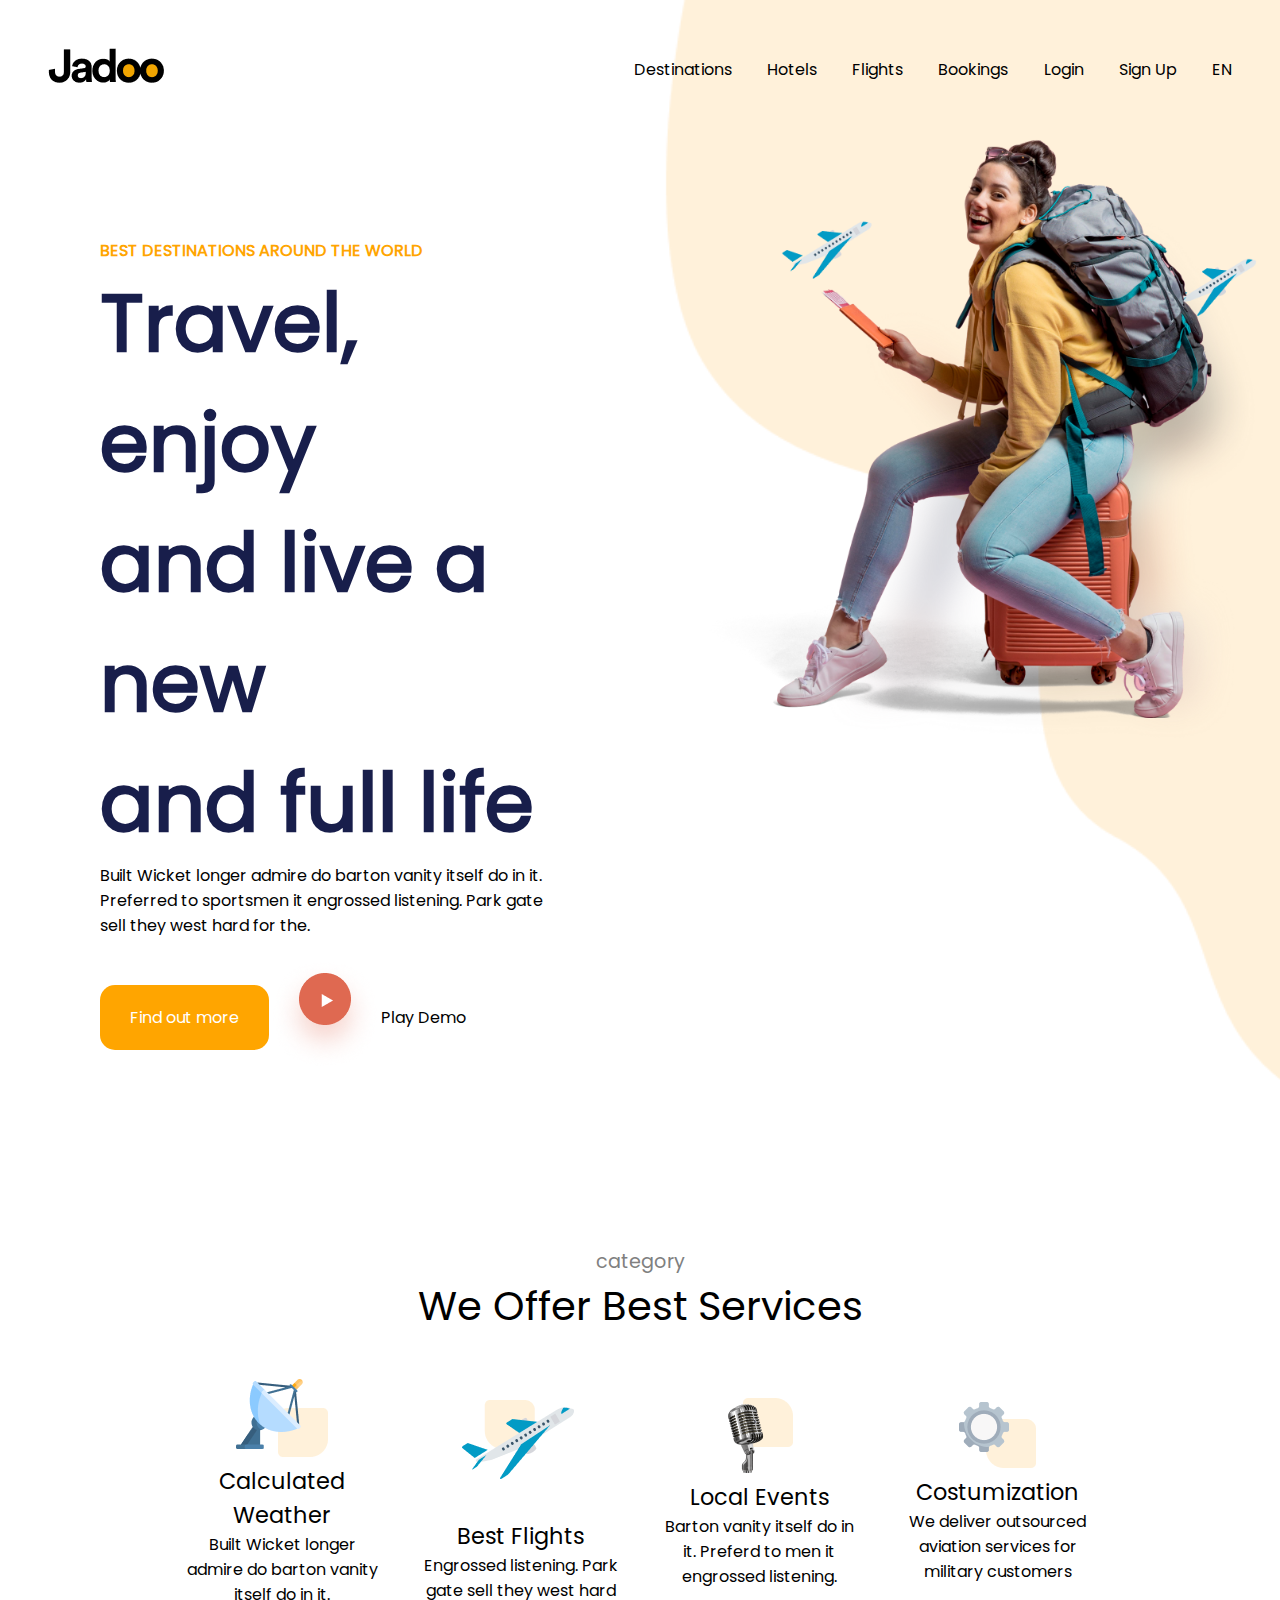
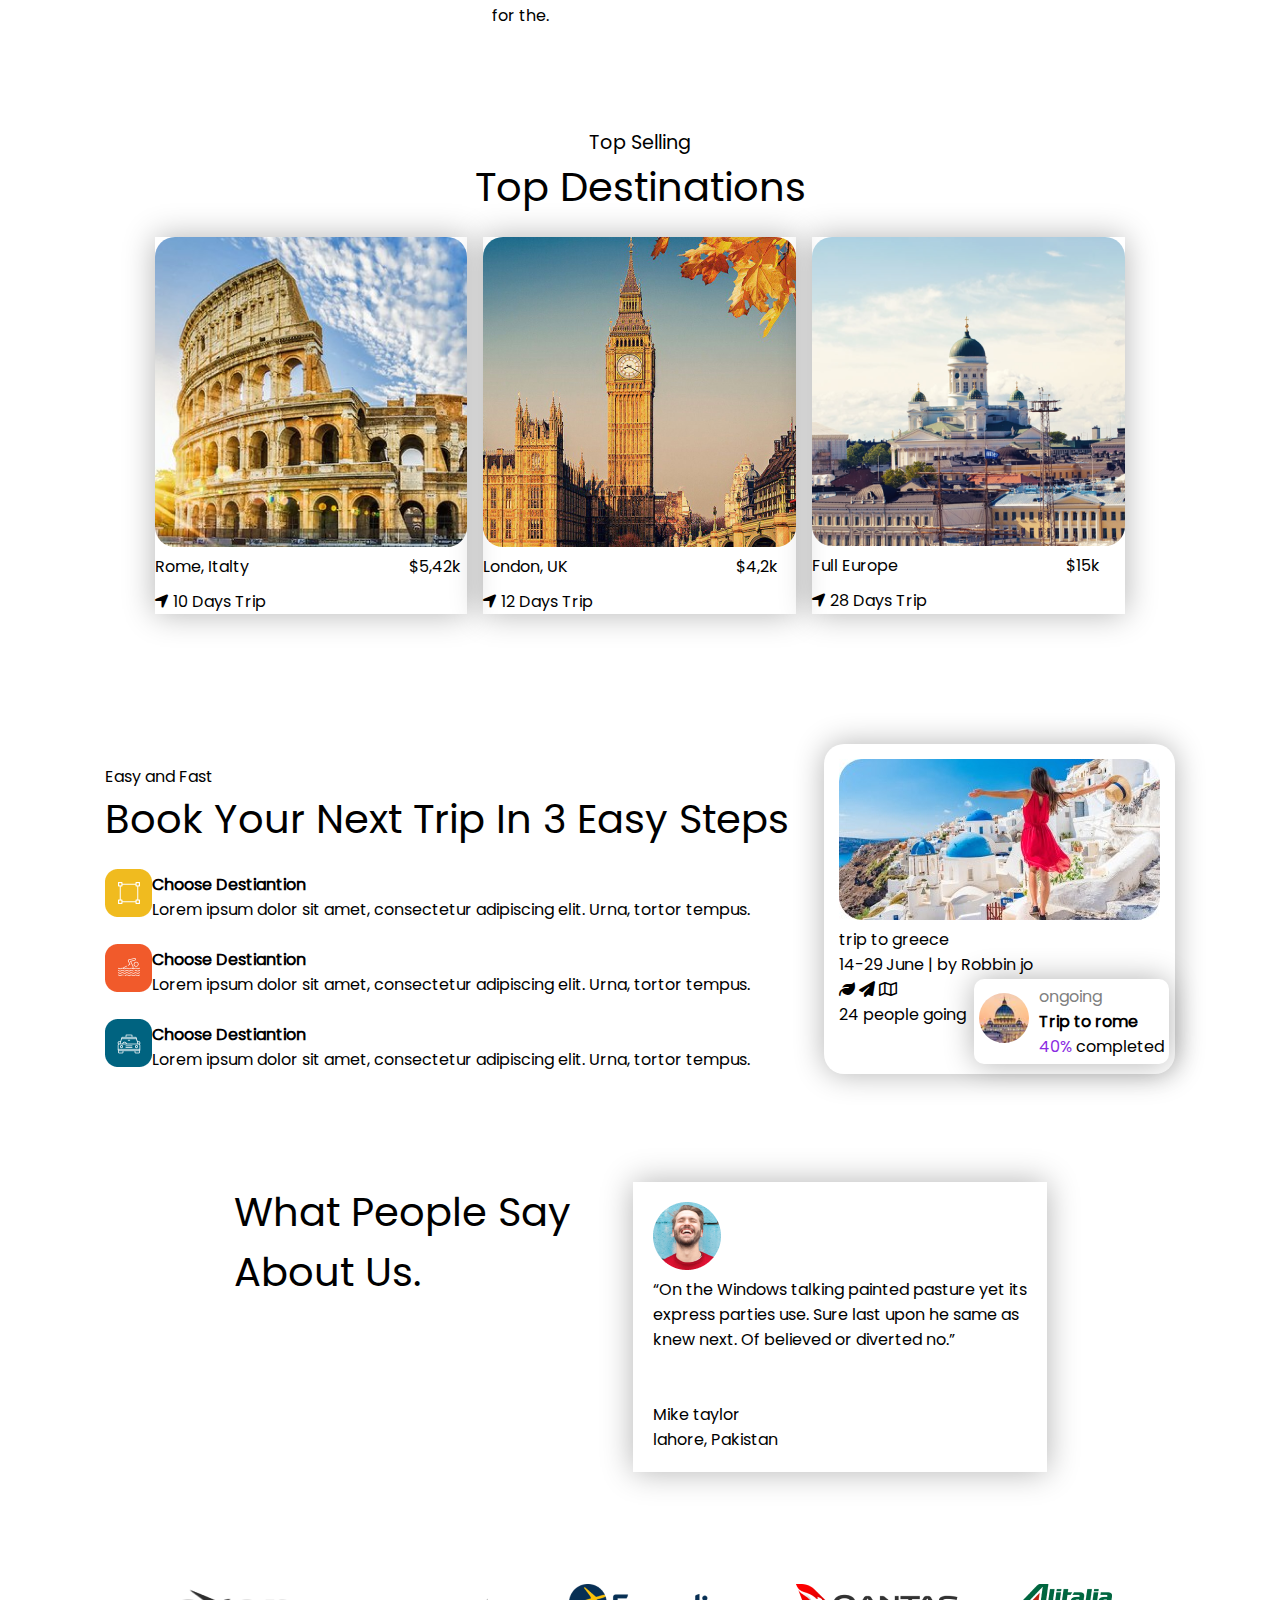
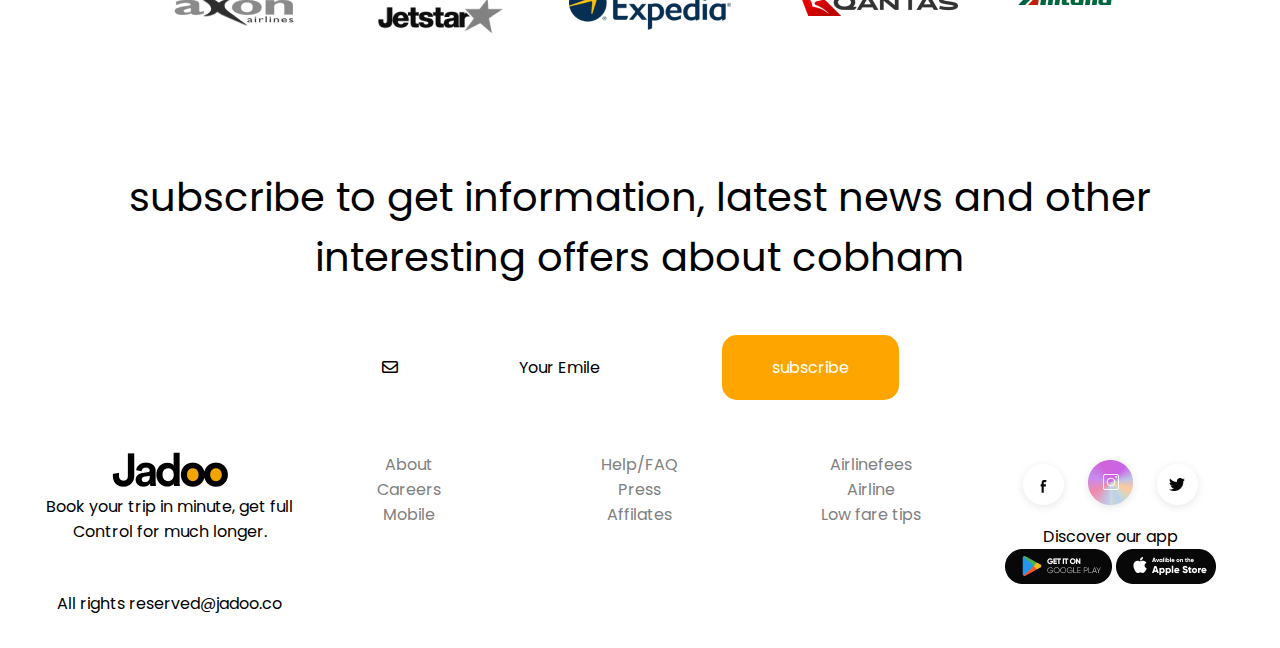
<file: index.html>
<!DOCTYPE html>
<html lang="en">
  <head>
    <meta charset="UTF-8" />
    <meta http-equiv="X-UA-Compatible" content="IE=edge" />
    <meta
      name="discription"
      content="es aris turistuli saagentos landing page"
    />
    <meta
      name="keywords"
      content="trips, tours,landing page, ტურები, მოგზაურობა,"
    />
    <meta name="viewport" content="width=device-width, initial-scale=1.0" />
    <meta name="author" content="Nika Wuladze" />
    <link rel="stylesheet" href="./css/all.min.css" />
    <link rel="stylesheet" href="./css/reset.css" />
    <link rel="stylesheet" href="./css/style.css" />
    <link rel="icon" href="./assets/images/Logo.png" type="image/x-icon" />
    <meta property="og:title" content="European Travel Destinations" />
    <meta property="og:type" content="article" />
    <meta
      property="og:image"
      content="http://euro-travel-example.com/thumbnail.jpg"
    />
    <meta
      property="og:url"
      content="http://euro-travel-example.com/index.htm"
    />
    <meta name="twitter:card" content="summary_large_image" />

    <!--  Non-Essential, But Recommended -->
    <meta
      property="og:description"
      content="Offering tour packages for individuals or groups."
    />
    <meta property="og:site_name" content="European Travel, Inc." />
    <meta name="twitter:image:alt" content="Alt text for image" />

    <!--  Non-Essential, But Required for Analytics -->
    <meta property="fb:app_id" content="your_app_id" />
    <meta name="twitter:site" content="@website-username" />
    <title>Traveling Agency</title>
  </head>
  <body>
    <header>
      <div class="header_nav">
        <div class="logo">
          <img src="./assets/images/Logo.png" alt="Logo" />
        </div>
        <nav class="navbar">
          <ul class="u_list">
            <li class="nav-item">
              <a class="nav-link" href="#">Destinations</a>
            </li>
            <li class="nav-item">
              <a class="nav-link" href="#">Hotels</a>
            </li>
            <li class="nav-item">
              <a class="nav-link" href="#">Flights</a>
            </li>
            <li class="nav-item">
              <a class="nav-link" href="#">Bookings</a>
            </li>
            <li class="nav-item">
              <a class="nav-link" href="./login.html">Login</a>
            </li>
            <li class="nav-item">
              <button type="button">Sign Up</button>
            </li>
            <li class="nav-item">
              <a class="nav-link" href="#">EN</a>
            </li>
          </ul>
          <div class="hamburger">
            <span class="bar"></span>
            <span class="bar"></span>
            <span class="bar"></span>
          </div>
        </nav>
      </div>
      <div class="hero">
        <div class="hero-text">
          <span>best destinations around the world</span>
          <h1>
            Travel, enjoy<br />
            and live a new<br />and full life
          </h1>
          <p>
            Built Wicket longer admire do barton vanity itself do in it.<br />
            Preferred to sportsmen it engrossed listening. Park gate<br />
            sell they west hard for the.
          </p>
          <div class="hero-btn">
            <button class="left-btn" type="button">Find out more</button>
            <button class="right-btn" type="button">
              <img src="./assets/images/Play_button.png" alt="play button" />
            </button>
            <p>Play Demo</p>
          </div>
        </div>
        <div class="wooman-img">
          <img src="./assets/images/wooman_image.png" alt="hero photo" />
        </div>
      </div>
    </header>
    <main>
      <!-- best-offer-section -->

      <div class="best-offer">
        <h2>category</h2>
        <h1>We Offer Best Services</h1>
      </div>
      <div class="services">
        <div class="card">
          <div class="service-img">
            <img src="./assets/images/service-1.png" alt="service-1" />
          </div>
          <h1>Calculated Weather</h1>
          <p>Built Wicket longer admire do barton vanity itself do in it.</p>
        </div>
        <div class="card">
          <div class="service-img">
            <img src="./assets/images/service-2.png" alt="service-2" />
          </div>
          <h1>Best Flights</h1>
          <p>Engrossed listening. Park gate sell they west hard for the.</p>
        </div>
        <div class="card">
          <div class="service-img">
            <img src="./assets/images/service-3.png" alt="service-3" />
          </div>
          <h1>Local Events</h1>
          <p>
            Barton vanity itself do in it. Preferd to men it engrossed
            listening.
          </p>
        </div>
        <div class="card">
          <div class="service-img">
            <img src="./assets/images/service-4.png" alt="service-4" />
          </div>
          <h1>Costumization</h1>
          <p>We deliver outsourced aviation services for military customers</p>
        </div>
      </div>

      <!-- top selling section -->

      <div class="top-destinations">
        <h2>Top Selling</h2>
        <h1>Top Destinations</h1>
      </div>
      <div class="trip">
        <div class="destination-offers">
          <div class="destination-img">
            <img src="./assets/images/Destination-1.png" alt="Destination-1" />
          </div>
          <div class="price">
            <span
              >Rome, Italty
              &nbsp;&nbsp;&nbsp;&nbsp;&nbsp;&nbsp;&nbsp;&nbsp;&nbsp;&nbsp;&nbsp;&nbsp;&nbsp;&nbsp;&nbsp;&nbsp;&nbsp;&nbsp;&nbsp;&nbsp;&nbsp;&nbsp;&nbsp;&nbsp;&nbsp;&nbsp;&nbsp;&nbsp;&nbsp;&nbsp;&nbsp;&nbsp;&nbsp;&nbsp;&nbsp;&nbsp;&nbsp;&nbsp;&nbsp;&dollar;5,42k
            </span>
          </div>
          <div class="time">
            <i class="fa-solid fa-location-arrow"></i>
            10 Days Trip
          </div>
        </div>
        <div class="destination-offers">
          <div class="destination-img">
            <img src="./assets/images/Destination-2.png" alt="Destination-2" />
          </div>
          <div class="price">
            <span
              >London, UK
              &nbsp;&nbsp;&nbsp;&nbsp;&nbsp;&nbsp;&nbsp;&nbsp;&nbsp;&nbsp;&nbsp;&nbsp;&nbsp;&nbsp;&nbsp;&nbsp;&nbsp;&nbsp;&nbsp;&nbsp;&nbsp;&nbsp;&nbsp;&nbsp;&nbsp;&nbsp;&nbsp;&nbsp;&nbsp;&nbsp;&nbsp;&nbsp;&nbsp;&nbsp;&nbsp;&nbsp;&nbsp;&nbsp;&nbsp;&nbsp;
              &dollar;4,2k
            </span>
          </div>
          <div class="time">
            <i class="fa-solid fa-location-arrow"></i>
            12 Days Trip
          </div>
        </div>
        <div class="destination-offers">
          <div class="destination-img">
            <img src="./assets/images/Destination-3.png" alt="Destination-3" />
          </div>
          <div class="price">
            <span
              >Full Europe
              &nbsp;&nbsp;&nbsp;&nbsp;&nbsp;&nbsp;&nbsp;&nbsp;&nbsp;&nbsp;&nbsp;&nbsp;&nbsp;&nbsp;&nbsp;&nbsp;&nbsp;&nbsp;&nbsp;&nbsp;&nbsp;&nbsp;&nbsp;&nbsp;&nbsp;&nbsp;&nbsp;&nbsp;&nbsp;&nbsp;&nbsp;&nbsp;&nbsp;&nbsp;&nbsp;&nbsp;&nbsp;&nbsp;&nbsp;&nbsp;
              &dollar;15k
            </span>
          </div>
          <div class="time">
            <i class="fa-solid fa-location-arrow"></i>
            28 Days Trip
          </div>
        </div>
      </div>

      <!-- Trip Booking Section -->

      <div class="booking-container">
        <div class="container-left">
          <div class="left-heading">
            <h2>Easy and Fast</h2>
            <h1>Book Your Next Trip In 3 Easy Steps</h1>
          </div>
          <div class="steps">
            <div class="step-img">
              <img src="./assets/images/value-1.png" alt="step 1" />
            </div>
            <p>
              <span>Choose Destiantion</span><br />
              Lorem ipsum dolor sit amet, consectetur adipiscing elit. Urna,
              tortor tempus.
            </p>
          </div>
          <div class="steps">
            <div class="step-img">
              <img src="./assets/images/value-2.png" alt="step 2" />
            </div>
            <p>
              <span>Choose Destiantion</span><br />
              Lorem ipsum dolor sit amet, consectetur adipiscing elit. Urna,
              tortor tempus.
            </p>
          </div>
          <div class="steps">
            <div class="step-img">
              <img src="./assets/images/value-3.png" alt="step 3" />
            </div>
            <p>
              <span>Choose Destiantion</span><br />
              Lorem ipsum dolor sit amet, consectetur adipiscing elit. Urna,
              tortor tempus.
            </p>
          </div>
        </div>
        <div class="container-right">
          <div class="greece-img">
            <img src="./assets/images/trip-in-greece.jpg" alt="greece image" />
          </div>
          <h1>trip to greece</h1>
          <p>14-29 June | by Robbin jo</p>
          <i class="fa-solid fa-leaf"></i>
          <i class="fa-sharp fa-solid fa-paper-plane"></i>
          <i class="fa-regular fa-map"></i>
          <p>24 people going</p>
          <div class="rome-div">
            <div class="rome-img">
              <img src="./assets/images/rome-photo.png" alt="Rome Photo" />
            </div>
            <div class="rome-text">
              <p>ongoing</p>
              <p>Trip to rome</p>
              <p><span>40%</span> completed</p>
            </div>
          </div>
        </div>
      </div>

      <!-- Testimonials section -->

      <div class="testimonial-container">
        <div class="testimonial-left">
          <h1>What People Say<br />About Us.</h1>
        </div>
        <div class="testimonial-right">
          <div class="testimonial-text">
            <div class="testimoial-img">
              <img
                src="./assets/images/testimonial-img.png"
                alt="testimoial-img"
              />
            </div>
            <p>
              “On the Windows talking painted pasture yet its <br />
              express parties use. Sure last upon he same as<br />
              knew next. Of believed or diverted no.”
            </p>
            <br />
            <br />
            <h2>Mike taylor</h2>
            <p>lahore, Pakistan</p>
          </div>
        </div>
      </div>

      <!-- Sponsor Logos -->

      <div class="sponsors">
        <div class="sponsor-img">
          <img src="./assets/images/Axon_logo.png" alt="Axon Logo" />
        </div>
        <div class="sponsor-img">
          <img src="./assets/images/Jetstar_logo.png" alt="Jetstar Logo" />
        </div>
        <div class="sponsor-img">
          <img src="./assets/images/Expedia_logo.png" alt="Expedia Logo" />
        </div>
        <div class="sponsor-img">
          <img src="./assets/images/Qantas_logo.png" alt="Qantas Logo" />
        </div>
        <div class="sponsor-img">
          <img src="./assets/images/alitalia-logo.png" alt="alitalia logo" />
        </div>
      </div>

      <!-- subscribe section -->

      <div class="subscribe-container">
        <div class="sub-text">
          <h1>
            subscribe to get information, latest news and other<br />interesting
            offers about cobham
          </h1>
        </div>
        <div class="sub-form">
          <form>
            <i class="fa-regular fa-envelope fa-bounce"></i>
            <input id="emileInput" type="text" placeholder="Your Emile" />
            <button class="subBtn" type="submit">subscribe</button>
          </form>
        </div>
      </div>
    </main>
    <footer>
      <!-- footer nav -->

      <div class="footer-nav">
        <div class="footer-left">
          <div class="logo">
            <img src="./assets/images/Logo.png" alt="Logo" />
          </div>
          <p>Book your trip in minute, get full Control for much longer.</p>
        </div>
        <div class="footer-middle">
          <nav class="footer-nav">
            <ul>
              <li>
                <a href="#">About</a>
              </li>
              <li>
                <a href="#">Careers</a>
              </li>
              <li>
                <a href="#">Mobile</a>
              </li>
            </ul>

            <ul>
              <li>
                <a href="#">Help/FAQ</a>
              </li>
              <li>
                <a href="#">Press</a>
              </li>
              <li>
                <a href="#">Affilates</a>
              </li>
            </ul>

            <ul>
              <li>
                <a href="#">Airlinefees</a>
              </li>
              <li>
                <a href="#">Airline</a>
              </li>
              <li>
                <a href="#">Low fare tips</a>
              </li>
            </ul>
          </nav>
        </div>
        <div class="footer-right">
          <a href="https://www.facebook.com/" target="_blank"
            ><img src="./assets/images/facebook_logo.png" alt="Facebook-logo"
          /></a>
          <a href="https://www.instagram.com/" target="_blank"
            ><img src="./assets/images/instagram_logo.png" alt="Instagram logo"
          /></a>
          <a href="https://twitter.com/" target="_blank"
            ><img src="./assets/images/twitter_logo.png" alt="Twitter logo"
          /></a>
          <p>Discover our app</p>
          <a href="https://play.google.com/store/games?pli=1" target="_blank"
            ><img src="./assets/images/Google_Play.png" alt="Play store button"
          /></a>
          <a href="https://www.apple.com/app-store/" target="_blank"
            ><img src="./assets/images/app_store.png" alt="App store logo"
          /></a>
        </div>
        <div class="footer-mail">
          <p>All rights reserved@jadoo.co</p>
        </div>
      </div>
    </footer>
    <script src="./main.js"></script>
  </body>
</html>
</file>
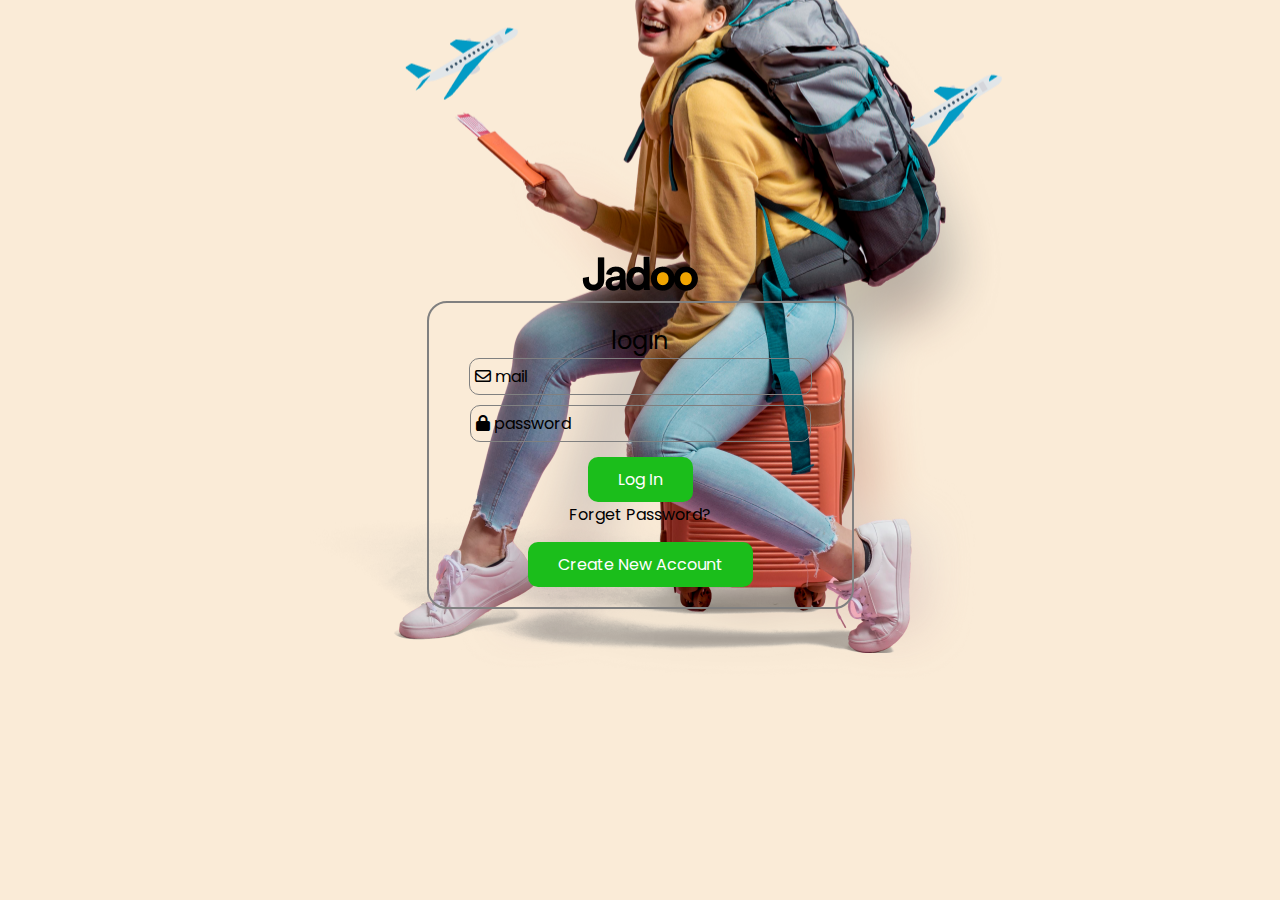
<file: login.html>
<!DOCTYPE html>
<html lang="en">
  <head>
    <meta charset="UTF-8" />
    <meta http-equiv="X-UA-Compatible" content="IE=edge" />
    <meta name="viewport" content="width=device-width, initial-scale=1.0" />
    <link rel="stylesheet" href="./css/login.css" />
    <link rel="stylesheet" href="./css/reset.css" />
    <link rel="stylesheet" href="./css/all.min.css" />
    <title>Login</title>
  </head>
  <body>
    <main>
      <div class="page-bg">
        <div class="logo">
          <img src="./assets/images/Logo.png" alt="Jadoo logo" />
        </div>
        <div class="login-container">
          <h1>login</h1>
          <form class="mail-form">
            <i class="fa-regular fa-envelope"></i>
            <input type="text" placeholder="mail" />
          </form>
          <form class="password-form">
            <i class="fa-solid fa-lock"></i>
            <input type="password" placeholder="password" />
          </form>
          <button class="Login-btn" type="submit">Log In</button>
          <a href="#">Forget Password?</a>
          <button class="create-new-acc" type="button">
            Create New Account
          </button>
        </div>
      </div>
    </main>
  </body>
</html>
</file>
<file: css/style.css>
/*
* Prefixed by https://autoprefixer.github.io
* PostCSS: v8.4.14,
* Autoprefixer: v10.4.7
* Browsers: last 4 version
*/

@font-face {
  font-family: "Poppins";
  src: url(../assets/fonts/Poppins-Regular.ttf);
}
* {
  font-family: "Poppins";
}
body {
  height: 100vh;
}
main {
  padding: 20px;
}
header {
  background-image: url(../assets/images/Decore.png);
  background-repeat: no-repeat;
  background-position: center;
  background-size: cover;
}
.hero {
  display: -webkit-box;
  display: -ms-flexbox;
  display: flex;
  -webkit-box-pack: space-evenly;
  -ms-flex-pack: space-evenly;
  justify-content: space-evenly;
}
.header_nav {
  width: 100%;
  display: -webkit-box;
  display: -ms-flexbox;
  display: flex;
  -webkit-box-align: center;
  -ms-flex-align: center;
  align-items: center;
  -webkit-box-pack: justify;
  -ms-flex-pack: justify;
  justify-content: space-between;
  padding: 3em;
  background-repeat: no-repeat;
  background-position: center;
  background-size: cover;
}
.hamburger {
  display: none;
  cursor: pointer;
}
.bar {
  display: block;
  width: 25px;
  height: 3px;
  margin: 5px auto;
  -webkit-transition: all 0.3s ease-in-out;
  -o-transition: all 0.3s ease-in-out;
  transition: all 0.3s ease-in-out;
  background-color: black;
}
@media only screen and (max-width: 768px) {
  .hamburger {
    display: block;
  }
  .hamburger.active .bar:nth-child(2) {
    opacity: 0;
  }
  .hamburger.active .bar:nth-child(1) {
    -webkit-transform: translateY(8px) rotate(45deg);
    -ms-transform: translateY(8px) rotate(45deg);
    transform: translateY(8px) rotate(45deg);
  }
  .hamburger.active .bar:nth-child(3) {
    -webkit-transform: translateY(-8px) rotate(-45deg);
    -ms-transform: translateY(-8px) rotate(-45deg);
    transform: translateY(-8px) rotate(-45deg);
  }
  .u_list {
    position: fixed;
    left: -100%;
    top: 70px;
    gap: 0;
    -webkit-box-orient: vertical;
    -webkit-box-direction: normal;
    -ms-flex-direction: column;
    flex-direction: column;
    background-color: white;
    width: 100%;
    text-align: center;
    -webkit-transition: 0.3s;
    -o-transition: 0.3s;
    transition: 0.3s;
  }
  .nav-item {
    margin: 16px 0;
  }
  .u_list.active {
    left: 0;
  }
}

.hero-text {
  min-width: 300px;
  padding: 100px;
}
.hero .left-btn {
  background-color: orange;
  color: white;
  padding: 20px 30px;
  border-radius: 15px;
  cursor: pointer;
}
.hero .right-btn {
  cursor: pointer;
}
.hero-btn {
  display: -webkit-box;
  display: -ms-flexbox;
  display: flex;
  -webkit-box-align: center;
  -ms-flex-align: center;
  align-items: center;
  margin-top: 20px;
}
.hero-text .left-btn:hover {
  background-color: white;
  color: orange;
  border: 2px solid orange;
}

.hero span {
  color: orange;
  text-transform: uppercase;
  font-weight: 900;
}
.hero h1 {
  font-size: 5rem;
  font-weight: 700;
  color: #181e4b;
}
.u_list {
  display: -webkit-box;
  display: -ms-flexbox;
  display: flex;
  gap: 2.2em;
}
.u_list li:hover {
  color: blue;
}
.best-offer {
  text-align: center;
  margin-top: 50px;
}
.best-offer h2 {
  font-size: 1.2rem;
  color: gray;
}
.best-offer h1 {
  font-size: 2.5rem;
}
.services {
  display: -webkit-box;
  display: -ms-flexbox;
  display: flex;
  -webkit-box-pack: center;
  -ms-flex-pack: center;
  justify-content: center;
  -webkit-box-align: center;
  -ms-flex-align: center;
  align-items: center;
  gap: 2.4em;
  margin-top: 1.4em;
}

.card {
  display: -webkit-box;
  display: -ms-flexbox;
  display: flex;
  -webkit-box-orient: vertical;
  -webkit-box-direction: normal;
  -ms-flex-direction: column;
  flex-direction: column;
  width: 200px;

  text-align: center;
  border-radius: 0.7em;
}
.card:hover {
  -webkit-transition: 0.3s ease;
  -o-transition: 0.3s ease;
  transition: 0.3s ease;
  transform: scale(1.2);
}
.card h1 {
  font-size: 1.4rem;
}
.top-destinations {
  text-align: center;
  margin-top: 100px;
}
.top-destinations h2 {
  font-size: 1.2rem;
}
.top-destinations h1 {
  font-size: 2.5rem;
}
.time {
  margin-top: 10px;
}
.destination-img img {
  border-radius: 20px;
}
.trip {
  display: -webkit-box;
  display: -ms-flexbox;
  display: flex;
  gap: 1em;
  -webkit-box-pack: center;
  -ms-flex-pack: center;
  justify-content: center;
  margin-top: 20px;
  border-radius: 20px;
}
.destination-offers {
  -webkit-box-shadow: 0px 0px 30px 0px rgba(0, 0, 0, 0.3);
  box-shadow: 0px 0px 30px 0px rgba(0, 0, 0, 0.3);
}

.left-heading {
  margin-top: 50px;
}
.left-heading h1 {
  font-size: 2.5rem;
}
.steps {
  margin-top: 20px;
  display: -webkit-box;
  display: -ms-flexbox;
  display: flex;
  -webkit-box-align: center;
  -ms-flex-align: center;
  align-items: center;
}
.steps span {
  font-weight: 700;
}
.container-right {
  position: relative;
  -webkit-box-shadow: 0px 0px 30px 0px rgba(0, 0, 0, 0.3);
  box-shadow: 0px 0px 30px 0px rgba(0, 0, 0, 0.3);
  width: -webkit-fit-content;
  width: -moz-fit-content;
  width: fit-content;
  border-radius: 20px;
  margin-top: 30px;
  margin-left: 35px;
  padding: 15px;
}
.booking-container {
  display: -webkit-box;
  display: -ms-flexbox;
  display: flex;
  -webkit-box-pack: center;
  -ms-flex-pack: center;
  justify-content: center;
  margin-top: 100px;
}
.rome-div {
  display: -webkit-box;
  display: -ms-flexbox;
  display: flex;
  -webkit-box-align: center;
  -ms-flex-align: center;
  align-items: center;
  width: -webkit-fit-content;
  width: -moz-fit-content;
  width: fit-content;
  -webkit-box-shadow: 0px 0px 30px 0px rgba(0, 0, 0, 0.3);
  box-shadow: 0px 0px 30px 0px rgba(0, 0, 0, 0.3);
  border-radius: 10px;
  position: absolute;
  bottom: 10px;
  left: 150px;
  padding: 5px;
  z-index: 1;
}
.rome-text {
  padding-left: 10px;
}
.rome-text :nth-child(1) {
  color: gray;
}
.rome-text :nth-child(2) {
  font-weight: 700;
}
.rome-text :nth-child(3) span {
  color: blueviolet;
}
.rome-img img {
  border-radius: 50%;
}
.testimonial-container {
  display: -webkit-box;
  display: -ms-flexbox;
  display: flex;
  -webkit-box-pack: center;
  -ms-flex-pack: center;
  justify-content: center;
  margin-top: 6.7em;
}
.testimonial-left h1 {
  font-size: 2.5rem;
}
.testimonial-right {
  margin-left: 5%;
  padding: 20px;
  -webkit-box-shadow: 0px 0px 30px 0px rgba(0, 0, 0, 0.3);
  box-shadow: 0px 0px 30px 0px rgba(0, 0, 0, 0.3);
}
.sponsors {
  display: -webkit-box;
  display: -ms-flexbox;
  display: flex;
  -webkit-box-pack: center;
  -ms-flex-pack: center;
  justify-content: center;
  gap: 60px;
  margin-top: 7em;
}
.subscribe-container {
  display: -webkit-box;
  display: -ms-flexbox;
  display: flex;
  -webkit-box-orient: vertical;
  -webkit-box-direction: normal;
  -ms-flex-direction: column;
  flex-direction: column;
  -webkit-box-pack: center;
  -ms-flex-pack: center;
  justify-content: center;
  text-align: center;
  margin-top: 7em;
}
.sub-text {
  font-size: 2.5rem;
}
.sub-form {
  margin-top: 3em;
}
.sub-form button {
  background-color: orange;
  border-radius: 15px;
  padding: 20px 50px;
  cursor: pointer;
  color: white;
}
footer {
  padding: 2em;
}
.footer-nav {
  display: -ms-grid;
  display: grid;
  -ms-grid-columns: 0.8fr 40px 1.7fr 40px 0.8fr;
  grid-template-columns: 0.8fr 1.7fr 0.8fr;
  -ms-grid-rows: 1fr;
  grid-template-rows: 1fr;
  text-align: center;
  -webkit-column-gap: 40px;
  -moz-column-gap: 40px;
  column-gap: 40px;
}

.footer-nav ul {
  color: gray;
}

@media only screen and (max-width: 1024px) {
  .hero {
    display: block;
  }
  .best-offer {
    display: block;
  }
  .rome-div {
    bottom: 50px;
    left: 65px;
  }
}

@media only screen and (max-width: 768px) {
  .rome-div {
    bottom: 70px;
    left: 20px;
  }
  .sponsors {
    display: -webkit-box;
    display: -ms-flexbox;
    display: flex;
    -webkit-box-orient: vertical;
    -webkit-box-direction: normal;
    -ms-flex-direction: column;
    flex-direction: column;
    -webkit-box-align: center;
    -ms-flex-align: center;
    align-items: center;
  }
  .footer-nav {
    display: -webkit-box;
    display: -ms-flexbox;
    display: flex;
    -webkit-box-orient: vertical;
    -webkit-box-direction: normal;
    -ms-flex-direction: column;
    flex-direction: column;
  }
  .rome-div {
    bottom: -90px;
    left: 70px;
  }
  .services {
    display: -webkit-box;
    display: -ms-flexbox;
    display: flex;
    -webkit-box-orient: vertical;
    -webkit-box-direction: normal;
    -ms-flex-direction: column;
    flex-direction: column;
    -webkit-box-align: center;
    -ms-flex-align: center;
    align-items: center;
  }
  .trip {
    display: -webkit-box;
    display: -ms-flexbox;
    display: flex;
    -webkit-box-orient: vertical;
    -webkit-box-direction: normal;
    -ms-flex-direction: column;
    flex-direction: column;
    -webkit-box-align: center;
    -ms-flex-align: center;
    align-items: center;
  }
  .booking-container {
    display: -webkit-box;
    display: -ms-flexbox;
    display: flex;
    -webkit-box-orient: vertical;
    -webkit-box-direction: normal;
    -ms-flex-direction: column;
    flex-direction: column;
    -webkit-box-align: center;
    -ms-flex-align: center;
    align-items: center;
  }
}

@media only screen and (max-width: 480px) {
  header {
    background-image: none;
  }
  .hero h1 {
    font-size: 3.5rem;
  }
  .services {
    display: -webkit-box;
    display: -ms-flexbox;
    display: flex;
    -webkit-box-orient: vertical;
    -webkit-box-direction: normal;
    -ms-flex-direction: column;
    flex-direction: column;
  }
  .trip {
    display: -webkit-box;
    display: -ms-flexbox;
    display: flex;
    -webkit-box-orient: vertical;
    -webkit-box-direction: normal;
    -ms-flex-direction: column;
    flex-direction: column;
    -webkit-box-align: center;
    -ms-flex-align: center;
    align-items: center;
  }
  .booking-container {
    display: -webkit-box;
    display: -ms-flexbox;
    display: flex;
    -webkit-box-orient: vertical;
    -webkit-box-direction: normal;
    -ms-flex-direction: column;
    flex-direction: column;
  }
  .rome-div {
    left: 60px;
    bottom: -100px;
  }
  .footer-nav {
    display: -webkit-box;
    display: -ms-flexbox;
    display: flex;
    -webkit-box-orient: vertical;
    -webkit-box-direction: normal;
    -ms-flex-direction: column;
    flex-direction: column;
  }
}

@media only screen and (max-width: 320px) {
  .hero {
    display: -webkit-box;
    display: -ms-flexbox;
    display: flex;
    -webkit-box-orient: vertical;
    -webkit-box-direction: normal;
    -ms-flex-direction: column;
    flex-direction: column;
  }
  .testimonial-container {
    display: -webkit-box;
    display: -ms-flexbox;
    display: flex;
    -webkit-box-orient: vertical;
    -webkit-box-direction: normal;
    -ms-flex-direction: column;
    flex-direction: column;
  }
  .sponsors {
    display: -webkit-box;
    display: -ms-flexbox;
    display: flex;
    -webkit-box-orient: vertical;
    -webkit-box-direction: normal;
    -ms-flex-direction: column;
    flex-direction: column;
    -webkit-box-align: center;
    -ms-flex-align: center;
    align-items: center;
  }
  .footer-nav {
    display: -webkit-box;
    display: -ms-flexbox;
    display: flex;
    -webkit-box-orient: vertical;
    -webkit-box-direction: normal;
    -ms-flex-direction: column;
    flex-direction: column;
  }
  .hero h1 {
    font-size: 3.5rem;
  }
  .hero-btn {
    display: -webkit-box;
    display: -ms-flexbox;
    display: flex;
    -webkit-box-orient: vertical;
    -webkit-box-direction: normal;
    -ms-flex-direction: column;
    flex-direction: column;
  }
  .rome-div {
    bottom: -90px;
    left: 25px;
  }
  .price {
    text-align: center;
  }
}

/* givi mobiles dizaini ar mqonda da chemit momiwia dizainis mofiqreba amitom media Query-shi cota areulobaa :D:D */
</file>
<file: css/login.css>
/*
* Prefixed by https://autoprefixer.github.io
* PostCSS: v8.4.14,
* Autoprefixer: v10.4.7
* Browsers: last 4 version
*/

@font-face {
  font-family: "Poppins";
  src: url(../assets/fonts/Poppins-Regular.ttf);
}
body {
  font-family: "Poppins";
  background-image: url(../assets/images/wooman_image.png);
  background-repeat: no-repeat;
  background-position: center;
  background-color: antiquewhite;
}

.logo {
  display: -webkit-box;
  display: -ms-flexbox;
  display: flex;
  -webkit-box-pack: center;
  -ms-flex-pack: center;
  justify-content: center;
  margin: 20% auto 0 auto;
}
.login-container {
  display: -webkit-box;
  display: -ms-flexbox;
  display: flex;
  -webkit-box-orient: vertical;
  -webkit-box-direction: normal;
  -ms-flex-direction: column;
  flex-direction: column;
  -webkit-box-align: center;
  -ms-flex-align: center;
  align-items: center;
  margin: auto;
  border: 2px solid gray;
  margin-top: 10px;
  padding: 20px 40px;
  width: -webkit-fit-content;
  width: -moz-fit-content;
  width: fit-content;
  border-radius: 20px;
}
.login-container h1 {
  font-size: 1.5rem;
}
.login-container button {
  background-color: rgb(27, 190, 27);
  color: white;
  padding: 10px 30px;
  border-radius: 10px;
  margin-top: 15px;
  cursor: pointer;
}
.login-container button:hover {
  background-color: white;
  color: rgb(27, 190, 27);
  border: 2px solid rgb(27, 190, 27);
}
.mail-form {
  border: 1px solid gray;
  padding: 5px 0;
  border-radius: 10px;
}
i {
  margin-left: 5px;
}
.password-form {
  border: 1px solid gray;
  padding: 5px 0;
  border-radius: 10px;
  margin-top: 10px;
}
</file>
